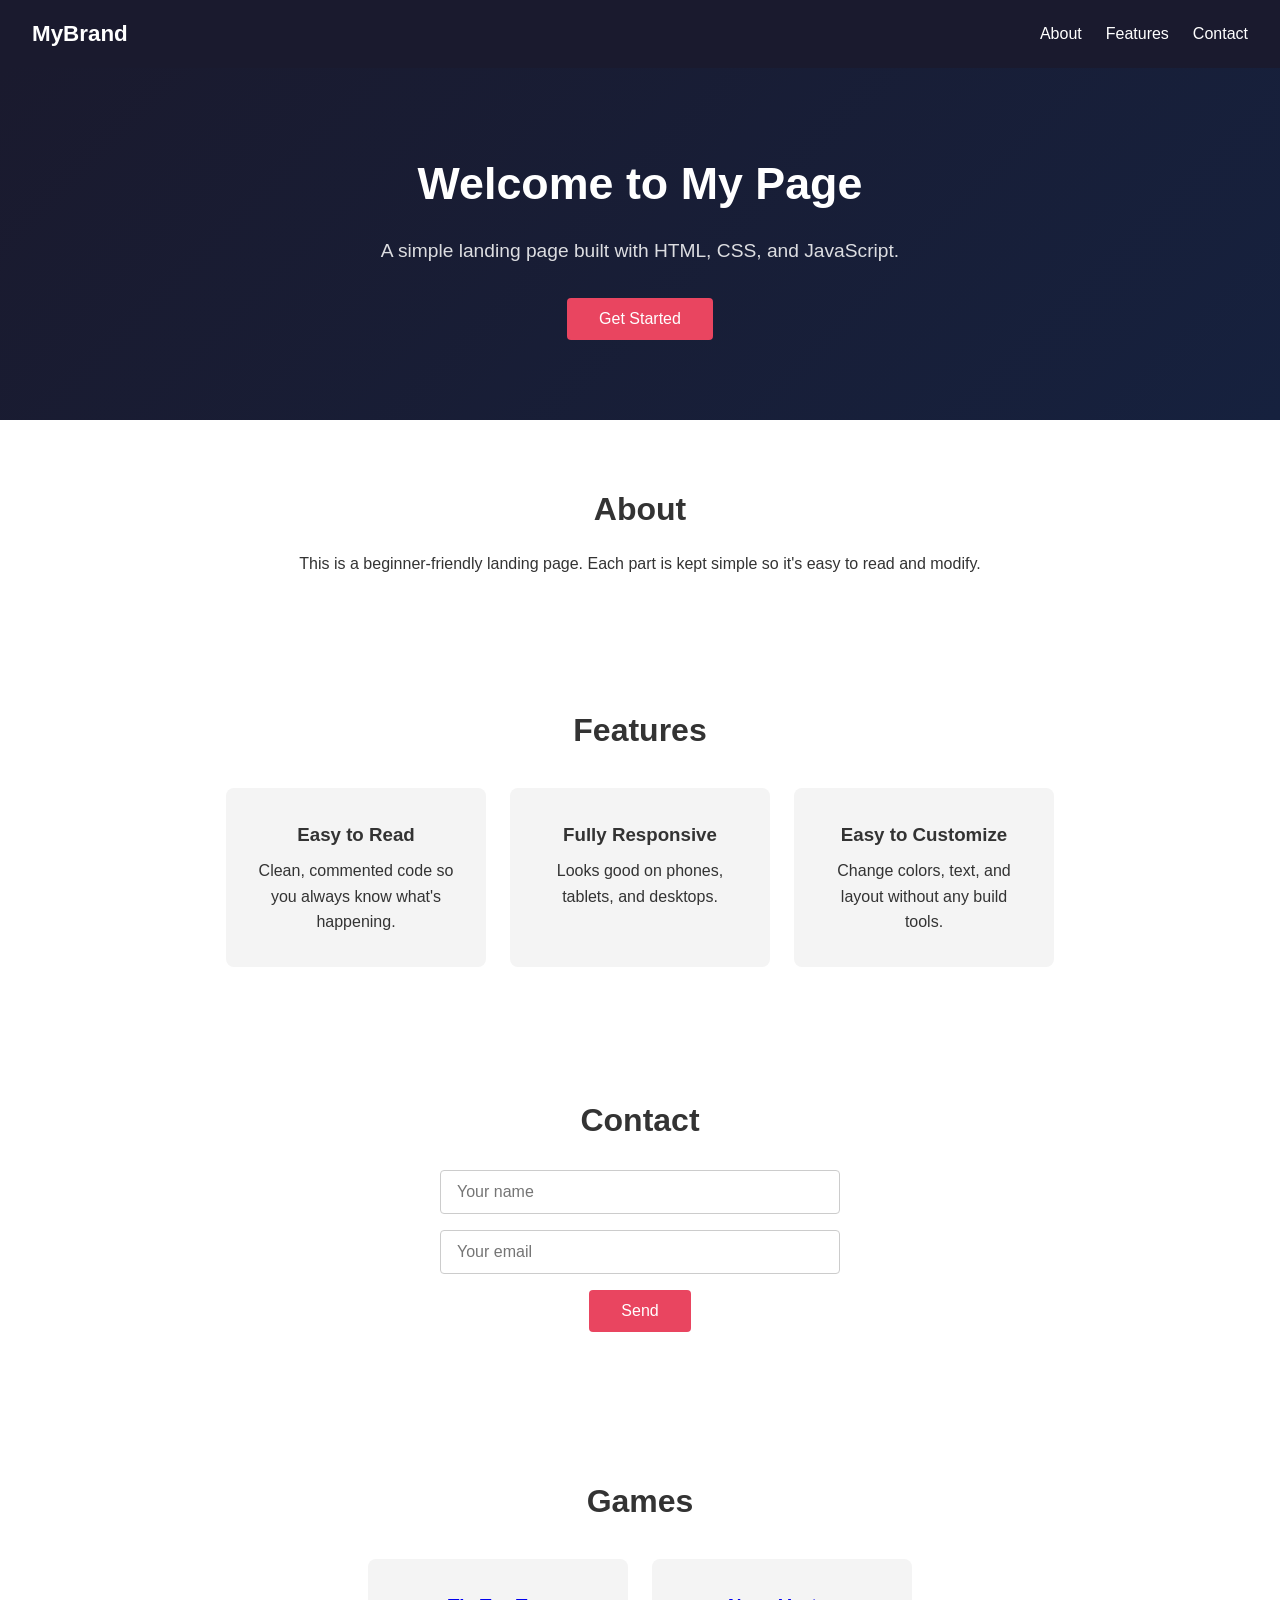
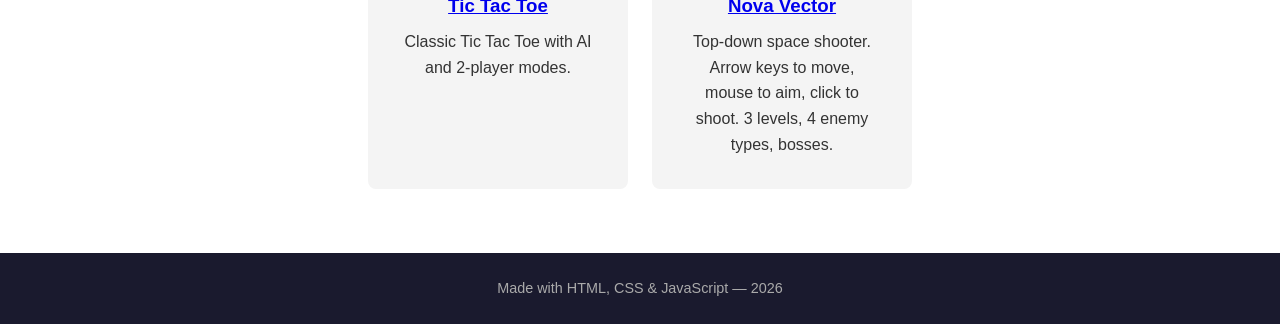
<file: index.html>
<!DOCTYPE html>
<html lang="en">
  <head>
    <meta charset="UTF-8" />
    <meta name="viewport" content="width=device-width, initial-scale=1.0" />
    <title>My Landing Page</title>
    <link rel="stylesheet" href="style.css" />
  </head>
  <body>

    <!-- Navigation bar at the top -->
    <nav>
      <div class="logo">MyBrand</div>
      <ul>
        <li><a href="#about">About</a></li>
        <li><a href="#features">Features</a></li>
        <li><a href="#contact">Contact</a></li>
      </ul>
    </nav>

    <!-- Hero section — the big intro area -->
    <section class="hero">
      <h1>Welcome to My Page</h1>
      <p>A simple landing page built with HTML, CSS, and JavaScript.</p>
      <button id="cta-button">Get Started</button>
    </section>

    <!-- About section -->
    <section id="about" class="section">
      <h2>About</h2>
      <p>
        This is a beginner-friendly landing page. Each part is kept simple so
        it's easy to read and modify.
      </p>
    </section>

    <!-- Features section with three cards -->
    <section id="features" class="section features">
      <h2>Features</h2>
      <div class="cards">
        <div class="card">
          <h3>Easy to Read</h3>
          <p>Clean, commented code so you always know what's happening.</p>
        </div>
        <div class="card">
          <h3>Fully Responsive</h3>
          <p>Looks good on phones, tablets, and desktops.</p>
        </div>
        <div class="card">
          <h3>Easy to Customize</h3>
          <p>Change colors, text, and layout without any build tools.</p>
        </div>
      </div>
    </section>

    <!-- Contact section -->
    <section id="contact" class="section">
      <h2>Contact</h2>
      <form id="contact-form">
        <input type="text" id="name" placeholder="Your name" required />
        <input type="email" id="email" placeholder="Your email" required />
        <button type="submit">Send</button>
      </form>
      <p id="form-message"></p>
    </section>

    <!-- Games section -->
    <section id="games" class="section features">
      <h2>Games</h2>
      <div class="cards">
        <div class="card">
          <h3><a href="tic-tac-toe/index.html">Tic Tac Toe</a></h3>
          <p>Classic Tic Tac Toe with AI and 2-player modes.</p>
        </div>
        <div class="card">
          <h3><a href="./shooter/">Nova Vector</a></h3>
          <p>Top-down space shooter. Arrow keys to move, mouse to aim, click to shoot. 3 levels, 4 enemy types, bosses.</p>
        </div>
      </div>
    </section>

    <!-- Footer -->
    <footer>
      <p>Made with HTML, CSS &amp; JavaScript &mdash; 2026</p>
    </footer>

    <script src="script.js"></script>
  </body>
</html>
</file>
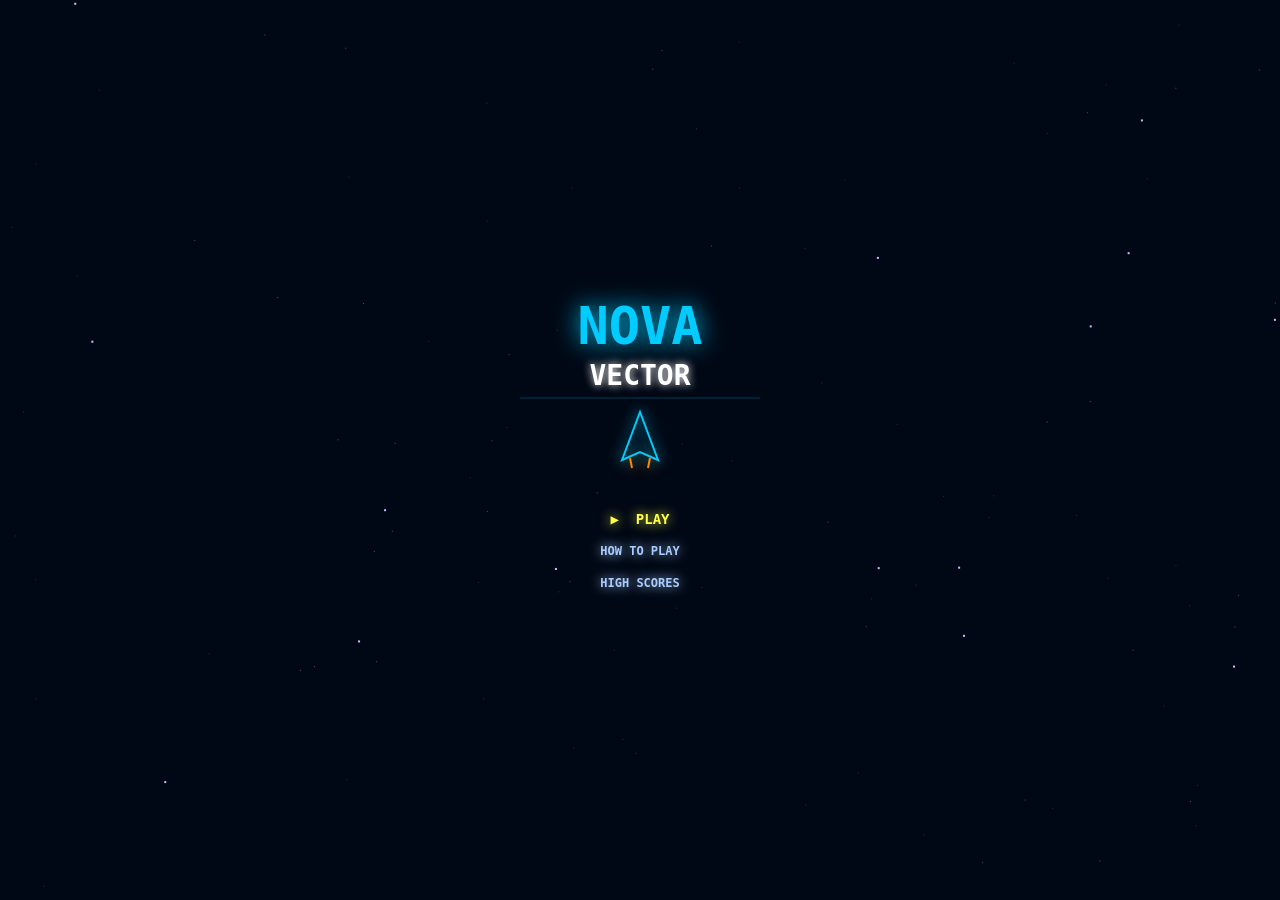
<file: shooter/index.html>
<!DOCTYPE html>
<html lang="en">
<head>
  <meta charset="UTF-8">
  <meta name="viewport" content="width=device-width, initial-scale=1.0">
  <title>Nova Vector</title>
  <link rel="stylesheet" href="style.css">
</head>
<body>
  <canvas id="gameCanvas"></canvas>
  <script type="module" src="game.js"></script>
</body>
</html>
</file>
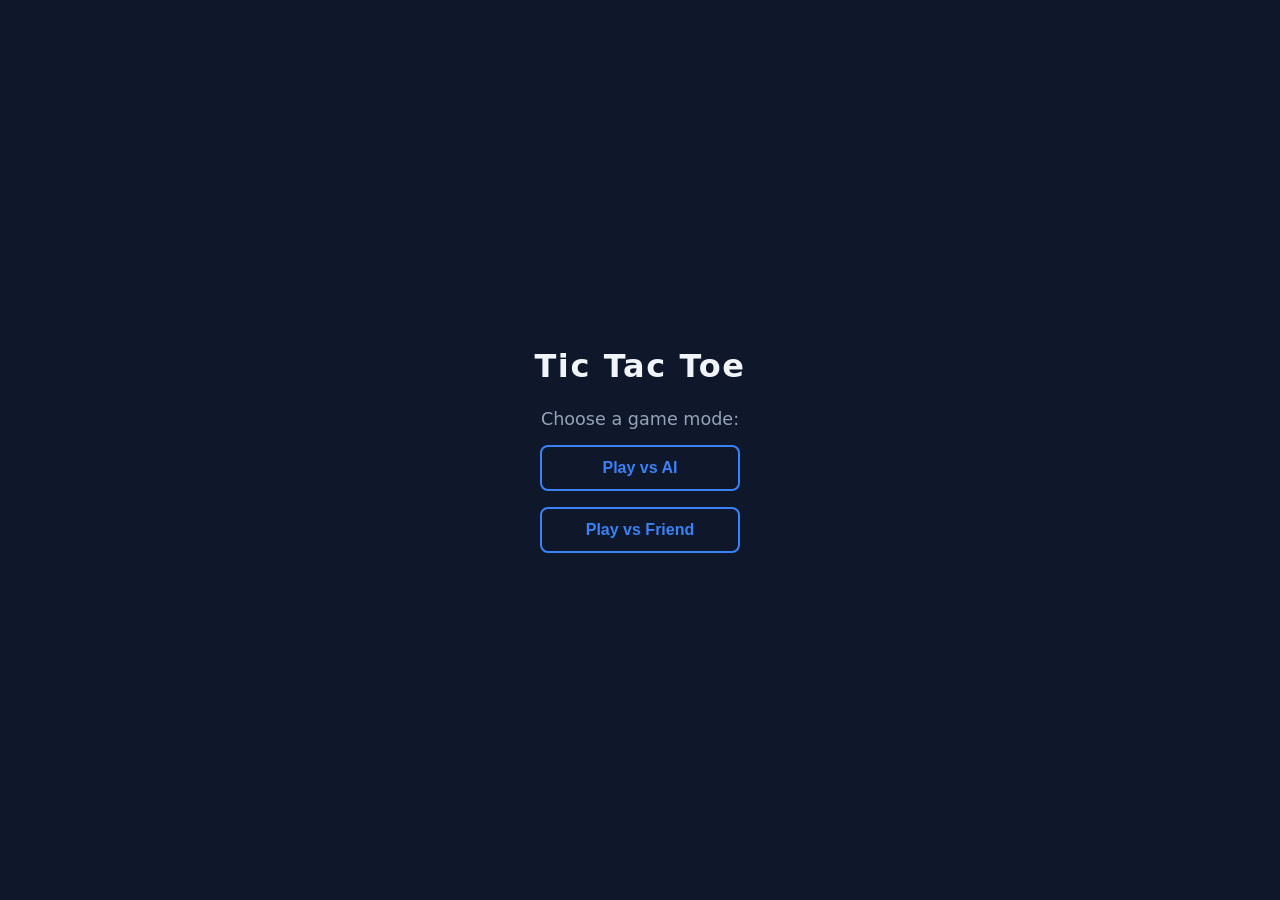
<file: tic-tac-toe/index.html>
<!DOCTYPE html>
<html lang="en">
<head>
  <meta charset="UTF-8" />
  <meta name="viewport" content="width=device-width, initial-scale=1.0" />
  <title>Tic Tac Toe</title>
  <link rel="stylesheet" href="style.css" />
</head>
<body>

  <h1>Tic Tac Toe</h1>

  <div id="mode-screen">
    <p>Choose a game mode:</p>
    <button onclick="import('./game.js').then(m => m.selectMode('ai'))">Play vs AI</button>
    <button onclick="import('./game.js').then(m => m.selectMode('2player'))">Play vs Friend</button>
  </div>

  <div id="game-screen" class="hidden">
    <p id="status"></p>
    <div id="board">
      <button class="cell"></button>
      <button class="cell"></button>
      <button class="cell"></button>
      <button class="cell"></button>
      <button class="cell"></button>
      <button class="cell"></button>
      <button class="cell"></button>
      <button class="cell"></button>
      <button class="cell"></button>
    </div>
    <button id="restart" onclick="import('./game.js').then(m => m.restart())">Restart</button>
  </div>

  <script type="module" src="game.js"></script>
</body>
</html>
</file>
<file: style.css>
/* ── Reset & base ────────────────────────────────────────────── */
* {
  margin: 0;
  padding: 0;
  box-sizing: border-box; /* padding doesn't add to element width */
}

body {
  font-family: Arial, sans-serif;
  color: #333;
  line-height: 1.6;
}

/* ── Navigation ──────────────────────────────────────────────── */
nav {
  display: flex;
  justify-content: space-between; /* logo left, links right */
  align-items: center;
  padding: 1rem 2rem;
  background-color: #1a1a2e;
  color: white;
  position: sticky;   /* stays at top when scrolling */
  top: 0;
}

.logo {
  font-size: 1.4rem;
  font-weight: bold;
}

nav ul {
  list-style: none;   /* remove bullet points */
  display: flex;
  gap: 1.5rem;
}

nav a {
  color: white;
  text-decoration: none;
}

nav a:hover {
  text-decoration: underline;
}

/* ── Hero section ────────────────────────────────────────────── */
.hero {
  text-align: center;
  padding: 5rem 2rem;
  background: linear-gradient(135deg, #1a1a2e, #16213e);
  color: white;
}

.hero h1 {
  font-size: 2.8rem;
  margin-bottom: 1rem;
}

.hero p {
  font-size: 1.2rem;
  margin-bottom: 2rem;
  opacity: 0.85;
}

/* ── Shared button style ─────────────────────────────────────── */
button {
  padding: 0.75rem 2rem;
  font-size: 1rem;
  border: none;
  border-radius: 4px;
  cursor: pointer;
  background-color: #e94560;
  color: white;
  transition: background-color 0.2s; /* smooth color change on hover */
}

button:hover {
  background-color: #c73652;
}

/* ── Generic section ─────────────────────────────────────────── */
.section {
  padding: 4rem 2rem;
  max-width: 900px;
  margin: 0 auto;    /* center horizontally */
  text-align: center;
}

.section h2 {
  font-size: 2rem;
  margin-bottom: 1rem;
}

/* ── Feature cards ───────────────────────────────────────────── */
.cards {
  display: flex;
  gap: 1.5rem;
  flex-wrap: wrap;      /* wrap on smaller screens */
  justify-content: center;
  margin-top: 2rem;
}

.card {
  background: #f4f4f4;
  border-radius: 8px;
  padding: 2rem;
  flex: 1 1 200px;      /* each card is at least 200px wide */
  max-width: 260px;
}

.card h3 {
  margin-bottom: 0.5rem;
}

/* ── Contact form ────────────────────────────────────────────── */
#contact-form {
  display: flex;
  flex-direction: column;
  align-items: center;
  gap: 1rem;
  margin-top: 1.5rem;
}

#contact-form input {
  width: 100%;
  max-width: 400px;
  padding: 0.75rem 1rem;
  font-size: 1rem;
  border: 1px solid #ccc;
  border-radius: 4px;
}

#form-message {
  margin-top: 1rem;
  font-weight: bold;
  color: #1a7a4a;
}

/* ── Footer ──────────────────────────────────────────────────── */
footer {
  text-align: center;
  padding: 1.5rem;
  background-color: #1a1a2e;
  color: #aaa;
  font-size: 0.9rem;
}
</file>
<file: shooter/style.css>
* { margin: 0; padding: 0; box-sizing: border-box; }
body { background: #000815; overflow: hidden; }
canvas {
  display: block;
  width: 100vw;
  height: 100vh;
  cursor: crosshair;
}
</file>
<file: tic-tac-toe/style.css>
*, *::before, *::after {
  box-sizing: border-box;
  margin: 0;
  padding: 0;
}

body {
  min-height: 100vh;
  display: flex;
  flex-direction: column;
  align-items: center;
  justify-content: center;
  gap: 1.5rem;
  font-family: system-ui, sans-serif;
  background: #0f172a;
  color: #f1f5f9;
}

h1 {
  font-size: 2rem;
  letter-spacing: 0.05em;
}

#mode-screen {
  display: flex;
  flex-direction: column;
  align-items: center;
  gap: 1rem;
}

#mode-screen p {
  font-size: 1.1rem;
  color: #94a3b8;
}

#mode-screen button {
  width: 200px;
  padding: 0.75rem 1.5rem;
  font-size: 1rem;
  font-weight: 600;
  border: 2px solid #3b82f6;
  border-radius: 8px;
  background: transparent;
  color: #3b82f6;
  cursor: pointer;
  transition: background 0.15s, color 0.15s;
}

#mode-screen button:hover {
  background: #3b82f6;
  color: #fff;
}

#game-screen {
  display: flex;
  flex-direction: column;
  align-items: center;
  gap: 1.25rem;
}

#game-screen.hidden,
#mode-screen.hidden {
  display: none;
}

#status {
  font-size: 1.15rem;
  color: #94a3b8;
  min-height: 1.5em;
}

#board {
  display: grid;
  grid-template-columns: repeat(3, 100px);
  grid-template-rows: repeat(3, 100px);
  gap: 6px;
}

.cell {
  width: 100px;
  height: 100px;
  font-size: 2.5rem;
  font-weight: 700;
  border: 2px solid #334155;
  border-radius: 10px;
  background: #1e293b;
  color: #f1f5f9;
  cursor: pointer;
  transition: background 0.1s;
}

.cell:hover:not([data-value="X"]):not([data-value="O"]) {
  background: #2d3f55;
}

.cell[data-value="X"] { color: #60a5fa; cursor: default; }
.cell[data-value="O"] { color: #f87171; cursor: default; }

.cell.win {
  background: #1d4ed8;
  border-color: #60a5fa;
}

#restart {
  padding: 0.6rem 1.5rem;
  font-size: 0.95rem;
  font-weight: 600;
  border: 2px solid #475569;
  border-radius: 8px;
  background: transparent;
  color: #94a3b8;
  cursor: pointer;
  transition: border-color 0.15s, color 0.15s;
}

#restart:hover {
  border-color: #94a3b8;
  color: #f1f5f9;
}
</file>
